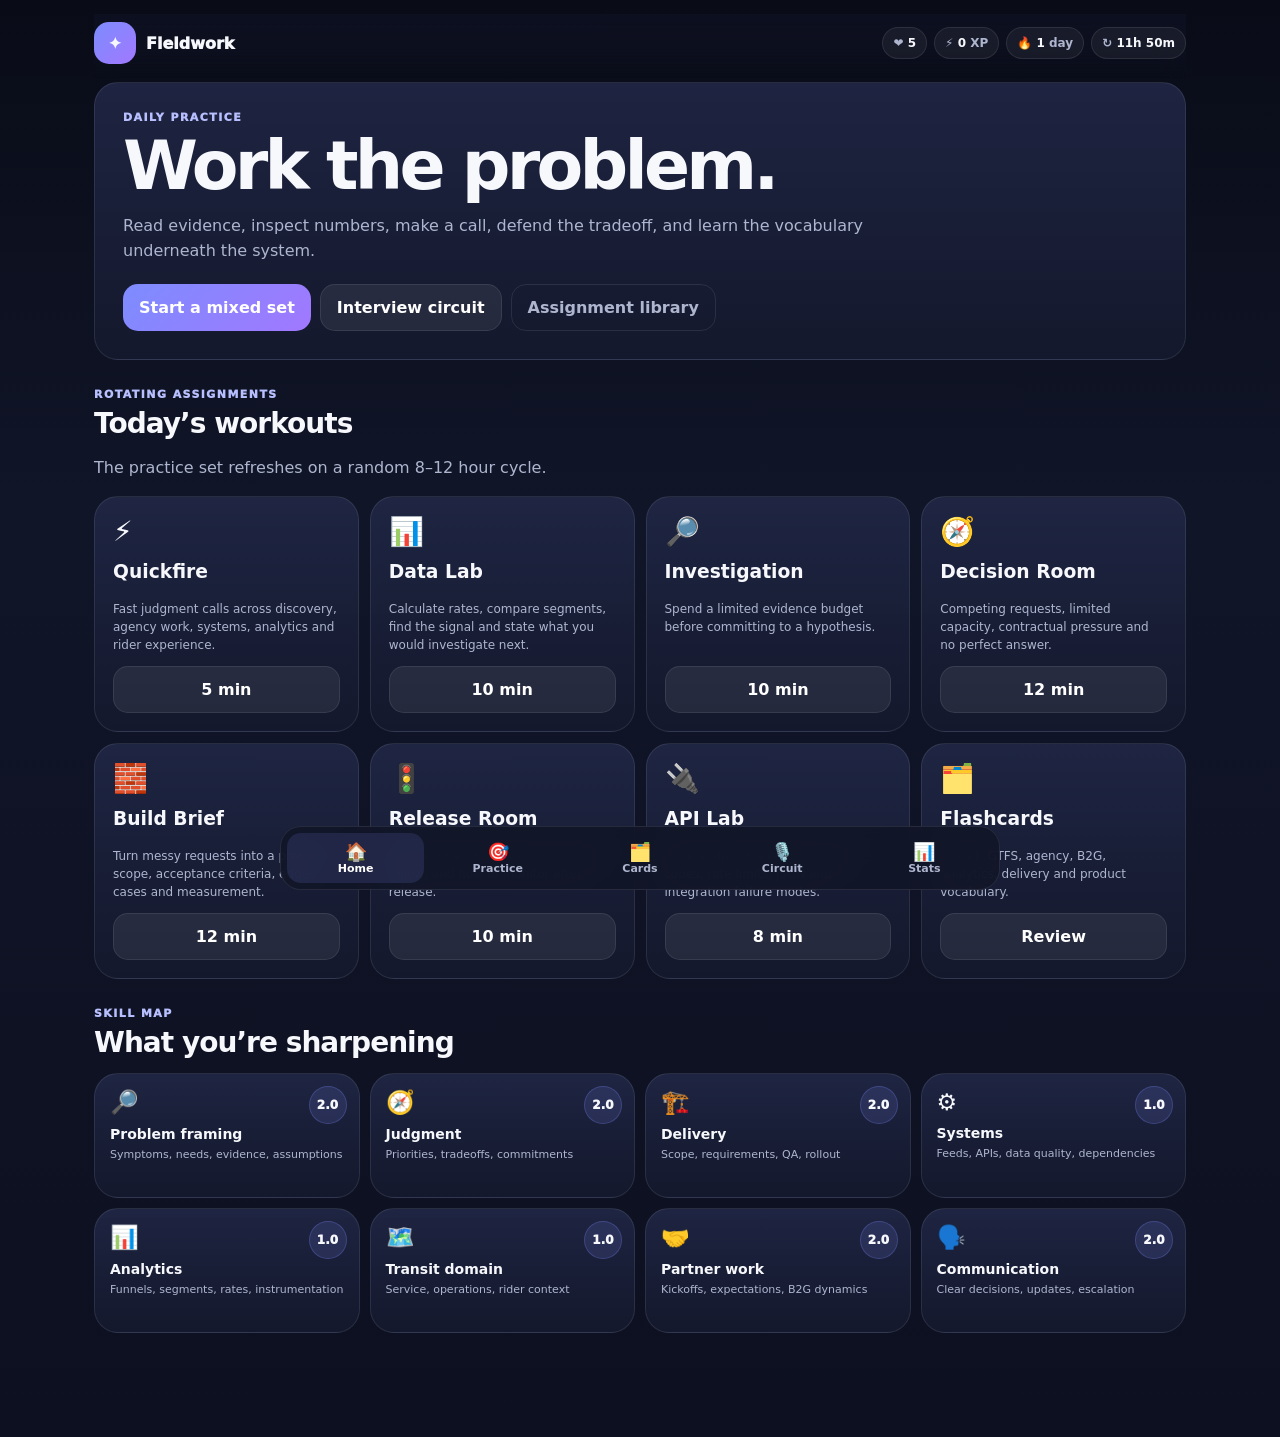
<file: index.html>
<!doctype html>
<html lang="en">
<head>
<meta charset="utf-8">
<meta name="viewport" content="width=device-width,initial-scale=1,viewport-fit=cover">
<meta name="theme-color" content="#0d1020">
<title>Fieldwork</title>
<link rel="stylesheet" href="style.css">
<link rel="stylesheet" href="interview.css">
</head>
<body>
<div class="app">
<header class="top">
  <div class="brand"><div class="logo">✦</div><div>Fieldwork</div></div>
  <div class="mini">
    <div class="pill">❤️ <b id="hearts">5</b></div>
    <div class="pill">⚡ <b id="xp">0</b> XP</div>
    <div class="pill">🔥 <b id="streak">1</b> day</div>
    <div class="pill">↻ <b id="refresh">--</b></div>
  </div>
</header>

<main>
<section id="home" class="view active">
  <div class="card hero">
    <div class="eyebrow">Daily practice</div>
    <h1>Work the problem.</h1>
    <p>Read evidence, inspect numbers, make a call, defend the tradeoff, and learn the vocabulary underneath the system.</p>
    <div class="actions">
      <button class="btn" onclick="startMixed()">Start a mixed set</button>
      <button class="btn secondary" onclick="startInterview()">Interview circuit</button>
      <button class="btn ghost" onclick="go('library')">Assignment library</button>
    </div>
  </div>

  <div class="section">
    <div class="eyebrow">Rotating assignments</div>
    <h2>Today’s workouts</h2>
    <p class="sub">The practice set refreshes on a random 8–12 hour cycle.</p>
    <div class="modes" id="homeModes"></div>
  </div>

  <div class="section">
    <div class="eyebrow">Skill map</div>
    <h2>What you’re sharpening</h2>
    <div class="skills" id="skills"></div>
  </div>
</section>

<section id="library" class="view">
  <div class="section">
    <div class="eyebrow">Assignment library</div>
    <h2>Pick something uncomfortable</h2>
    <div class="modes" id="libraryModes"></div>
    <div class="card mode" style="margin-top:11px;max-width:280px">
      <div class="icon">🎙️</div>
      <h3>Interview Circuit</h3>
      <p>Five progressive rounds: screen, team, manager, take-home and presentation.</p>
      <button class="btn secondary" onclick="startInterview()">Start</button>
    </div>
  </div>
</section>

<section id="quick" class="view">
  <div class="lab">
    <div class="labhead"><button class="btn ghost" onclick="go('home')">← Home</button><div class="tag" id="quickProgress"></div></div>
    <div class="card labcard">
      <div class="eyebrow" id="quickSkill"></div>
      <div class="scenario" id="quickScenario"></div>
      <div class="q" id="quickQ"></div>
      <div class="choices" id="quickChoices"></div>
      <div class="feedback" id="quickFeedback"></div>
      <div class="actions"><button class="btn" id="quickCheck" onclick="checkQuick()" disabled>Check</button><button class="btn secondary" id="quickNext" onclick="nextQuick()" style="display:none">Next</button></div>
    </div>
  </div>
</section>

<section id="data" class="view"><div class="lab"><div class="labhead"><button class="btn ghost" onclick="go('library')">← Library</button><div class="tag">Data Lab</div></div><div class="card labcard" id="dataCard"></div></div></section>
<section id="investigate" class="view"><div class="lab"><div class="labhead"><button class="btn ghost" onclick="go('library')">← Library</button><div class="tag" id="investigateBudget">Evidence picks 0/3</div></div><div class="card labcard" id="investigateCard"></div></div></section>
<section id="decision" class="view"><div class="lab"><div class="labhead"><button class="btn ghost" onclick="go('library')">← Library</button><div class="tag">Decision Room</div></div><div class="card labcard" id="decisionCard"></div></div></section>
<section id="requirements" class="view"><div class="lab"><div class="labhead"><button class="btn ghost" onclick="go('library')">← Library</button><div class="tag">Build Brief</div></div><div class="card labcard" id="requirementsCard"></div></div></section>
<section id="release" class="view"><div class="lab"><div class="labhead"><button class="btn ghost" onclick="go('library')">← Library</button><div class="tag">Release Room</div></div><div class="card labcard" id="releaseCard"></div></div></section>
<section id="api" class="view"><div class="lab"><div class="labhead"><button class="btn ghost" onclick="go('library')">← Library</button><div class="tag">API Lab</div></div><div class="card labcard" id="apiCard"></div></div></section>

<section id="flash" class="view">
  <div class="flashshell">
    <div class="labhead"><button class="btn ghost" onclick="go('library')">← Library</button><div class="tag">Flashcards</div></div>
    <div class="flashcontrols"><select id="deckFilter" onchange="setDeck()"></select><button class="btn secondary" onclick="shuffleDeck()">Shuffle</button></div>
    <div class="deckprogress" id="deckProgress"></div>
    <div class="card flashcard" id="flashcard" onclick="flipCard()"></div>
    <div class="flashactions">
      <button class="btn ghost" onclick="prevCard()">← Previous</button>
      <button class="btn secondary" onclick="markCard(false)">Again</button>
      <button class="btn" onclick="markCard(true)">Got it</button>
      <button class="btn ghost" onclick="nextCard()">Next →</button>
    </div>
  </div>
</section>

<section id="references" class="view">
  <div class="section"><div class="eyebrow">Reference shelf</div><h2>Primary material</h2><p class="sub">Use these when you want to leave the game and inspect the source material directly.</p><div class="refgrid" id="refs"></div></div>
</section>

<section id="interview" class="view">
  <div class="lab">
    <div class="labhead"><button class="btn ghost" onclick="go('home')">← Home</button><div class="tag">Interview Circuit</div></div>
    <div class="card labcard" id="interviewCard"></div>
  </div>
</section>

<section id="stats" class="view">
  <div class="section">
    <div class="eyebrow">Progress</div><h2>Your dashboard</h2>
    <div class="statsgrid">
      <div class="card big"><div class="n" id="bigxp">0</div><strong>TOTAL XP</strong><p class="sub">XP rewards correct calculations, strong evidence choices, developed rationales and completed rounds.</p><button class="btn ghost" onclick="resetAll()">Reset progress</button></div>
      <div class="card mastery" id="mastery"></div>
    </div>
    <div class="card mistakes"><div class="eyebrow">Replay deck</div><h2>Patterns worth revisiting</h2><div id="mistakes"></div></div>
  </div>
</section>
</main>
</div>

<nav class="nav">
  <button data-v="home" class="active" onclick="go('home')"><b>🏠</b>Home</button>
  <button data-v="library" onclick="go('library')"><b>🎯</b>Practice</button>
  <button onclick="startFlashcards()"><b>🗂️</b>Cards</button>
  <button onclick="startInterview()"><b>🎙️</b>Circuit</button>
  <button data-v="stats" onclick="go('stats')"><b>📊</b>Stats</button>
</nav>

<script src="base-data.js"></script>
<script src="scenario-data.js"></script>
<script src="cards-0.js"></script>
<script src="cards-1.js"></script>
<script src="cards-2.js"></script>
<script src="cards-3.js"></script>
<script src="cards-4.js"></script>
<script src="cards-5.js"></script>
<script src="cards-glue.js"></script>
<script src="patch-data.js"></script>
<script src="app-0.js"></script>
<script src="app-1.js"></script>
<script src="app-2.js"></script>
<script src="app-3.js"></script>
<script src="interview-data.js"></script>
<script src="interview-app.js"></script>
</body>
</html>
</file>
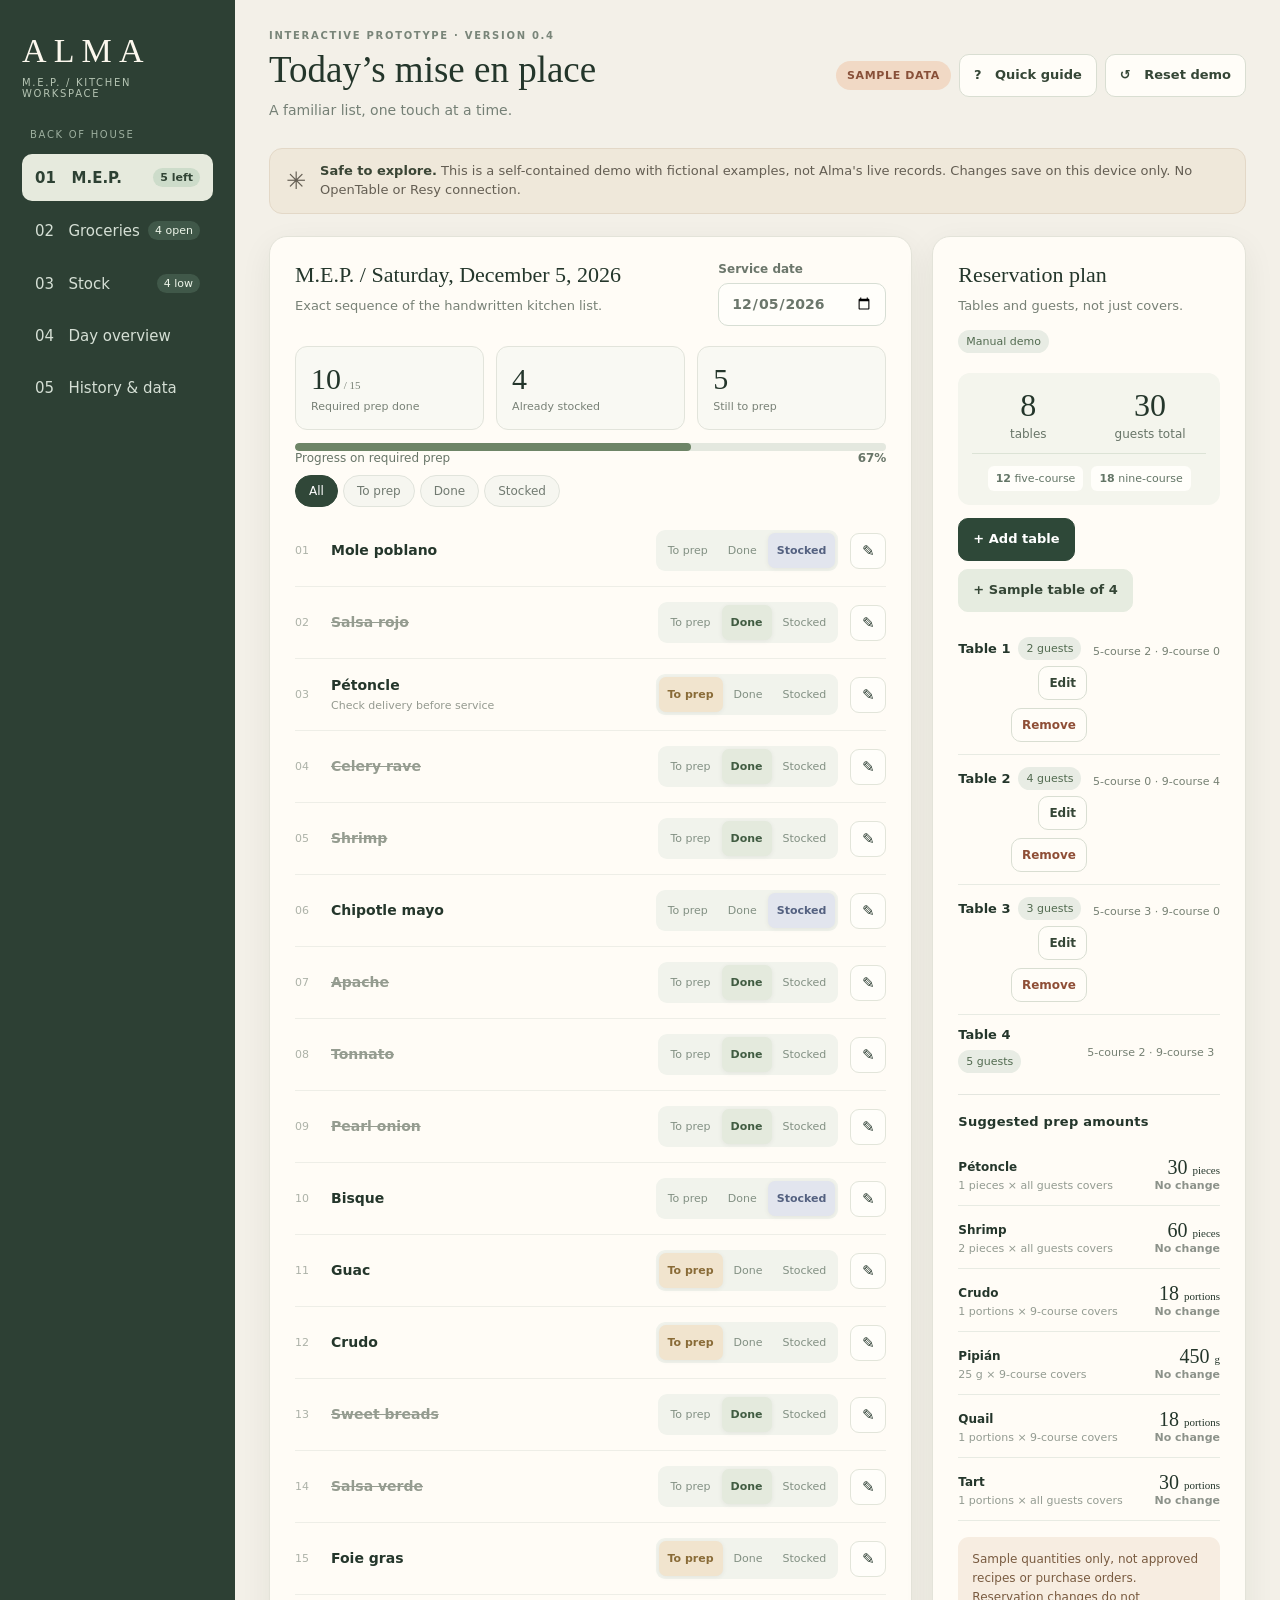
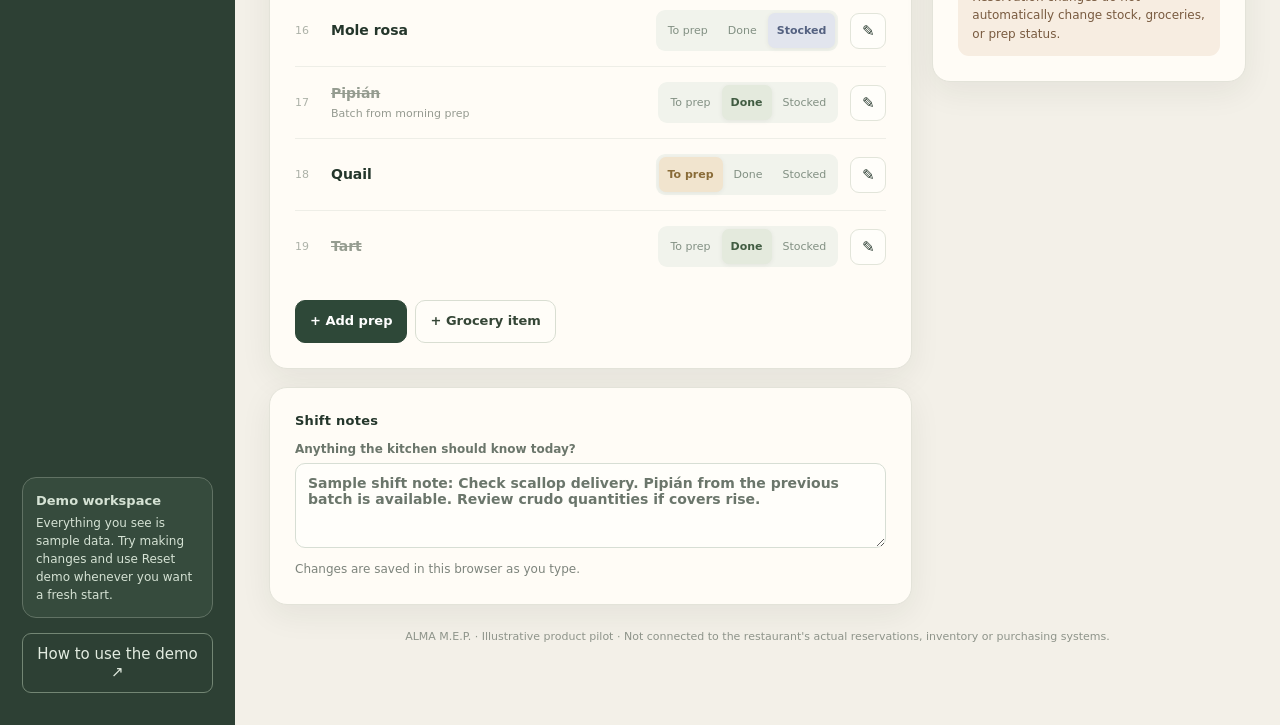
<file: alma-mep-demo/index.html>
<!doctype html>
<html lang="en">
<head>
<meta charset="utf-8">
<meta name="viewport" content="width=device-width, initial-scale=1, viewport-fit=cover">
<meta name="theme-color" content="#f5f1e8">
<meta name="description" content="ALMA M.E.P. interactive demonstration for the chef and kitchen team.">
<title>ALMA M.E.P. | Interactive Kitchen Demo</title>
<style>
:root{--bg:#f3f0e8;--paper:#fffcf6;--ink:#24362b;--sub:#788177;--line:#e2e4db;--dark:#283c30;--olive:#617356;--green:#e5edde;--gold:#f7ecd5;--clay:#ab6a50;--shadow:0 10px 32px #1c332111; font-family:ui-sans-serif,system-ui,-apple-system,BlinkMacSystemFont,"Segoe UI",sans-serif;color:var(--ink);background:var(--bg);font-size:15px}
*{box-sizing:border-box}body{margin:0}button,input,textarea,select{font:inherit;color:inherit}button{cursor:pointer}button:focus-visible,input:focus-visible,textarea:focus-visible,select:focus-visible{outline:3px solid #b1bd92;outline-offset:2px}h1,h2,h3,p{margin-top:0}h1,h2,.display,.metric-big{font-family:Georgia,"Times New Roman",serif;font-weight:400}button:disabled{cursor:default;opacity:.5}
.app{max-width:1510px;min-height:100vh;margin:auto;display:grid;grid-template-columns:235px minmax(0,1fr)}.sidebar{background:#2d4034;color:#e9eee6;padding:32px 22px;display:flex;flex-direction:column;min-height:100vh}.brand{font-family:Georgia,serif;letter-spacing:.21em;font-size:34px;color:#fcf8ee}.brandtag{font-size:10px;letter-spacing:.17em;text-transform:uppercase;color:#b5c4b3;margin:7px 0 30px}.side-label{color:#9daf9f;font-size:10px;letter-spacing:.17em;text-transform:uppercase;margin:0 8px 14px}.side-nav{display:flex;flex-direction:column;gap:6px}.nav-item{border:1px solid transparent;background:transparent;text-align:left;color:#d5dfd5;border-radius:10px;padding:13px 12px;min-height:46px;display:flex;align-items:center;justify-content:space-between;gap:6px}.nav-item:hover{background:#405447}.nav-item.active{background:#e6eadd;color:#2d4133;font-weight:680}.nav-item .count{background:#405849;padding:3px 7px;border-radius:20px;color:#edf5e9;font-size:11px}.nav-item.active .count{background:#cddcca;color:#314435}.side-bottom{margin-top:auto;padding-top:26px}.side-note{border:1px solid #617264;background:#364b3d;border-radius:14px;padding:13px;color:#d5e2d4;font-size:12px;line-height:1.5}.side-note strong{display:block;margin-bottom:4px;font-size:13px}.side-link{display:block;margin-top:15px;border:1px solid #738674;color:#e2ebe0;background:transparent;border-radius:9px;padding:11px;width:100%;text-align:center}
.content{padding:30px 34px 80px;min-width:0}.topbar{display:flex;justify-content:space-between;align-items:center;gap:16px;flex-wrap:wrap;margin-bottom:27px}.eyebrow{text-transform:uppercase;letter-spacing:.17em;font-size:10px;color:#798579;font-weight:720}.page-title{font-family:Georgia,serif;font-size:37px;line-height:1.13;margin:8px 0}.lead{font-size:14px;color:#758076;line-height:1.6;margin-bottom:0}.topactions{display:flex;align-items:center;flex-wrap:wrap;gap:8px}.badge{font-size:11px;font-weight:750;letter-spacing:.06em;text-transform:uppercase;padding:8px 11px;border-radius:30px;background:#f1d9c5;color:#885039}.badge.good{background:#e0e9d7;color:#3d6646}.btn{display:inline-flex;align-items:center;justify-content:center;gap:7px;background:#fffdf8;color:#354636;border:1px solid #d9ded2;min-height:43px;padding:10px 14px;border-radius:10px;font-size:13px;font-weight:650;text-align:center;line-height:1.3}.btn:hover{border-color:#9cad92;background:#fafbf6}.btn.primary{background:#2e4838;color:white;border-color:#2e4838}.btn.primary:hover{background:#405c48}.btn.soft{background:#e6ece0;border-color:#e6ece0}.btn.warn{color:#8e4e36}.btn.small{min-height:34px;font-size:12px;padding:7px 10px}.btn.ghost{background:transparent;border-color:transparent}.btn.wide{width:100%}.field{display:flex;flex-direction:column;gap:7px;min-width:0;font-size:12px;font-weight:650;color:#6b766b}.field input,.field select,.field textarea,.dateinput{background:#fffefa;border:1px solid #d7ded4;border-radius:10px;padding:11px 12px;min-height:43px;width:100%;min-width:0;font-size:14px}.field textarea{min-height:85px;resize:vertical}.field input[type=number]{font-variant-numeric:tabular-nums}.dateinput{width:170px}.sheet{background:var(--paper);border:1px solid #e3e3d9;border-radius:18px;box-shadow:var(--shadow)}.sheet-pad{padding:25px}.sectiontitle{font-size:22px;margin:0 0 8px}.sectionhead{display:flex;justify-content:space-between;align-items:start;gap:15px;flex-wrap:wrap;margin-bottom:20px}.sectionhead p{margin:0;font-size:13px;color:#788176;line-height:1.5}.demo-banner{display:flex;align-items:center;gap:14px;background:#efe8da;border:1px solid #e3d8c7;border-radius:13px;padding:13px 16px;margin-bottom:22px;color:#645e53;font-size:13px;line-height:1.45}.demo-banner strong{color:#3a4535}.layout{display:grid;grid-template-columns:minmax(0,1.6fr) minmax(280px,.78fr);gap:20px}.stack{display:flex;flex-direction:column;gap:18px}.mini-grid{display:grid;grid-template-columns:repeat(3,1fr);gap:12px}.metric{border:1px solid var(--line);background:#f9f9f3;border-radius:12px;padding:15px}.metric .metric-big{font-size:30px;line-height:1.15}.metric small{font-size:11px;color:#788176}.progress{height:8px;border-radius:99px;background:#e4e8df;overflow:hidden;margin-top:13px}.progress .fill{background:#6e8567;height:100%;border-radius:99px;transition:width .2s}.progress-meta{display:flex;justify-content:space-between;align-items:center;color:#687568;font-size:12px}.tabs-in{display:flex;gap:5px;flex-wrap:wrap;margin:10px 0 8px}.tab-chip{border:1px solid #e1e4dc;background:#f6f6f0;border-radius:30px;padding:8px 13px;color:#717a71;font-size:12px}.tab-chip.active{background:#304738;color:white;border-color:#304738}.task{display:grid;grid-template-columns:24px minmax(0,1fr) auto auto;gap:12px;align-items:center;border-bottom:1px solid #eeeee7;padding:15px 0}.task:last-child,.list-row:last-child{border-bottom:none}.taskindex{font-size:11px;color:#adb2a8}.taskname{font-weight:700;line-height:1.4;font-size:14px;overflow-wrap:anywhere}.taskname.done{text-decoration:line-through;color:#959c90}.tasknote{color:#959a90;font-size:11px;margin-top:3px;line-height:1.4}.status-switch{display:flex;background:#f1f3ec;padding:3px;border-radius:9px;gap:2px;white-space:nowrap}.status-switch button{background:transparent;border:0;border-radius:7px;padding:8px 9px;font-size:11px;color:#829083;min-height:35px}.status-switch button.active{background:#e4eadd;color:#415c42;font-weight:750;box-shadow:0 1px 5px #00000010}.status-switch button.active.todo{background:#f1e4ce;color:#896b37}.status-switch button.active.stocked{background:#e2e5ee;color:#546180}.iconbtn{border:1px solid #e2e5da;background:#fffefa;border-radius:9px;min-width:36px;min-height:36px;font-size:15px}.iconbtn:hover{background:#edf1e8}.inputline{display:grid;grid-template-columns:minmax(0,1fr) auto;gap:9px}.inputline input{width:100%;border:1px solid #dbe0d6;border-radius:10px;background:white;padding:12px;min-height:44px}.list-row{display:grid;grid-template-columns:auto minmax(0,1fr) auto;gap:13px;align-items:center;border-bottom:1px solid #eee;padding:14px 0}.check{width:22px;height:22px;accent-color:#4b7354}.struck{color:#939990;text-decoration:line-through}.smallmeta{font-size:11px;color:#939b91;margin-top:4px}.pill{font-size:11px;padding:5px 8px;border-radius:30px;background:#e8ece4;color:#526b50;white-space:nowrap}.pill.low{color:#9b5741;background:#f7e9e0}.pill.stocked{background:#eef0dd;color:#536a43}.muted{color:#7d847c;font-size:12px;line-height:1.55}.mini-section{font-size:13px;font-weight:730;letter-spacing:.02em;margin:0 0 14px}.divider{border:0;border-top:1px solid #e4e6df;margin:19px 0}.formgrid{display:grid;grid-template-columns:repeat(2,minmax(0,1fr));gap:12px}.reservation-totals{display:grid;grid-template-columns:1fr 1fr;gap:10px;text-align:center}.reservation-totals>div{display:flex;flex-direction:column;gap:3px}.reservation-totals strong{font:400 32px Georgia,serif}.reservation-totals span{font-size:12px;color:#687568}.reservation-split{border-top:1px solid #dce3d6;margin-top:12px;padding-top:12px;display:flex;flex-wrap:wrap;gap:8px;justify-content:center;font-size:11px;color:#637566}.reservation-split>span{background:#fffefa;padding:6px 8px;border-radius:6px}.reservation-list{max-height:450px;overflow-y:auto;overscroll-behavior:contain}.reservation-row{padding:12px 0;border-bottom:1px solid #e8ebe3;display:grid;grid-template-columns:minmax(0,1fr) auto;gap:6px;align-items:center}.reservation-row .toolbar{justify-content:flex-end}.reservation-header{display:flex;gap:8px;align-items:center;flex-wrap:wrap;font-size:13px}.reservation-meta{font-size:11px;margin-top:5px;color:#768073}.pending{color:#a06738}.cover-box{background:#f4f5ed;border-radius:12px;padding:14px}.cover-box .field input{font-size:20px;font-weight:600}.total-cover{display:flex;justify-content:space-between;align-items:baseline;margin-top:13px}.total-cover strong{font-size:26px;font-family:Georgia,serif;font-weight:400}.need-row{display:grid;grid-template-columns:minmax(0,1fr) auto;gap:12px;align-items:center;border-bottom:1px solid #e8ebe3;padding:13px 0}.need-row:last-child{border-bottom:0}.number{font-family:Georgia,serif;font-size:20px;font-variant-numeric:tabular-nums}.delta{font-size:11px;font-weight:750;color:#a16240;white-space:nowrap}.delta.zero{color:#8c928a}.alert{border-radius:11px;background:#f7ede1;padding:13px 14px;color:#795b40;font-size:12px;line-height:1.55;margin-top:16px}.plainlist{margin:0;padding-left:17px;color:#58685b;font-size:12px;line-height:1.8}.empty{padding:27px 15px;text-align:center;color:#899087;font-size:13px}.toolbar{display:flex;gap:8px;flex-wrap:wrap;align-items:center}.select-mini{border:1px solid #dfe3da;border-radius:8px;padding:8px;background:white;font-size:12px}.snapshot{display:grid;grid-template-columns:repeat(4,minmax(0,1fr));gap:13px;margin:6px 0 20px}.snapshot .metric{background:var(--paper)}.overview-grid{display:grid;grid-template-columns:repeat(2,minmax(0,1fr));gap:20px}.activity{display:flex;flex-direction:column;gap:11px}.activity-item{display:grid;grid-template-columns:7px minmax(0,1fr);gap:11px;color:#58675a;font-size:12px;line-height:1.5}.activity-item:before{content:'';background:#a4b49d;border-radius:50%;width:7px;height:7px;margin-top:6px}.historyrow{display:flex;align-items:center;justify-content:space-between;gap:13px;padding:15px 0;border-bottom:1px solid #e6e7e0}.historyrow:last-child{border:0}.two-col{display:grid;grid-template-columns:1fr 1fr;gap:11px}.summary-note{background:#f5f3e9;border-radius:12px;padding:13px;font-size:12px;line-height:1.5;color:#647163}.footer{margin-top:24px;text-align:center;font-size:11px;color:#8e948a;line-height:1.5}dialog{border:1px solid #e4e8de;border-radius:17px;padding:0;max-width:min(94vw,530px);width:100%;box-shadow:0 20px 90px #16231a66}dialog::backdrop{background:#2130279c;backdrop-filter:blur(2px)}.modal-body{padding:25px}.modal-body h2{font-size:27px;margin-bottom:5px}.modal-foot{display:flex;justify-content:space-between;align-items:center;flex-wrap:wrap;gap:8px;margin-top:19px}.modal-form{display:flex;flex-direction:column;gap:13px}.toast{position:fixed;z-index:40;bottom:25px;left:50%;transform:translateX(-50%);background:#2b4935;color:white;padding:12px 16px;border-radius:12px;box-shadow:0 10px 30px #1d382740;max-width:90vw;font-size:13px;display:none}.kbd{font-size:11px;padding:2px 5px;background:#f1f2ec;border:1px solid #e3e5dc;border-radius:4px}.tour-step{display:flex;gap:12px;padding:15px 0;border-bottom:1px solid #e9ece4}.tour-step:last-child{border:0}.tour-num{width:28px;height:28px;flex:none;background:#e6edde;border-radius:50%;display:grid;place-items:center;color:#48644b;font-size:12px;font-weight:700}.tour-step strong{display:block;margin-bottom:4px;font-size:13px}.tour-step div:last-child{font-size:12px;color:#6c786d;line-height:1.5}.scroll-x{overflow-x:auto}.right{margin-left:auto}
@media(max-width:1150px){.layout{grid-template-columns:minmax(0,1.4fr) minmax(265px,.8fr)}.content{padding:26px 23px 70px}.task{grid-template-columns:20px minmax(0,1fr) auto;gap:8px}.task .iconbtn{grid-column:3;grid-row:1/3;align-self:start}.task .status-switch{grid-column:2;grid-row:2;justify-self:start}}
@media(max-width:850px){.app{display:block}.sidebar{min-height:unset;padding:13px 17px;display:block}.brand{font-size:24px}.brandtag{display:none}.side-label,.side-bottom{display:none}.side-nav{flex-direction:row;overflow:auto;margin-top:10px}.nav-item{white-space:nowrap;padding:9px 12px;font-size:12px;min-height:40px}.content{padding:21px 18px 65px}.layout{grid-template-columns:1fr}.overview-grid{grid-template-columns:1fr}.snapshot{grid-template-columns:repeat(2,1fr)}.page-title{font-size:32px}}
@media(max-width:500px){.content{padding:17px 12px 50px}.sheet-pad{padding:16px}.topbar{align-items:flex-start;gap:12px}.mini-grid{grid-template-columns:repeat(3,1fr);gap:7px}.metric{padding:10px}.metric .metric-big{font-size:23px}.task{padding:13px 0}.taskname{font-size:13px}.status-switch button{padding:7px 8px;min-height:34px}.snapshot{gap:8px}.formgrid{grid-template-columns:1fr}.page-title{font-size:28px}.sectiontitle{font-size:20px}.dateinput{width:155px}}
@media print{.sidebar,.topactions,.btn,.iconbtn,.footer,dialog,.demo-banner,.tabs-in{display:none!important}.app{display:block}.content{padding:0}.sheet{box-shadow:none}.layout{display:block}.sheet{margin:12px 0}.task .status-switch{display:block}.status-switch button:not(.active){display:none}}
</style>
</head>
<body>
<div class="app">
  <aside class="sidebar" aria-label="App navigation">
    <div class="brand">ALMA</div><div class="brandtag">M.E.P. / Kitchen workspace</div>
    <div class="side-label">Back of house</div>
    <nav class="side-nav" id="navigation">
      <button class="nav-item active" data-tab="prep">01 &nbsp; M.E.P. <span class="count" id="nav-prep"></span></button>
      <button class="nav-item" data-tab="groceries">02 &nbsp; Groceries <span class="count" id="nav-grocery"></span></button>
      <button class="nav-item" data-tab="stock">03 &nbsp; Stock <span class="count" id="nav-stock"></span></button>
      <button class="nav-item" data-tab="overview">04 &nbsp; Day overview</button>
      <button class="nav-item" data-tab="history">05 &nbsp; History & data</button>
    </nav>
    <div class="side-bottom"><div class="side-note"><strong>Demo workspace</strong>Everything you see is sample data. Try making changes and use Reset demo whenever you want a fresh start.</div><button class="side-link" data-action="tour">How to use the demo ↗</button></div>
  </aside>
  <main class="content">
    <div class="topbar"><div><div class="eyebrow">Interactive prototype · Version 0.4</div><h1 class="page-title" id="title">Today's mise en place</h1><p class="lead" id="lead">The kitchen's original daily list, with a little more memory.</p></div><div class="topactions"><span class="badge">Sample data</span><button class="btn" data-action="tour">? &nbsp; Quick guide</button><button class="btn" data-action="reset">↺ &nbsp; Reset demo</button></div></div>
    <div class="demo-banner"><span aria-hidden="true" style="font-size:24px">✳</span><div><strong>Safe to explore.</strong> This is a self-contained demo with fictional examples, not Alma's live records. Changes save on this device only. No OpenTable or Resy connection.</div></div>
    <section id="view" aria-live="polite"></section>
    <footer class="footer">ALMA M.E.P. · Illustrative product pilot · Not connected to the restaurant's actual reservations, inventory or purchasing systems.</footer>
  </main>
</div>
<dialog id="editor"><div class="modal-body"><h2 id="modalTitle">Edit</h2><p class="muted" id="modalSubtitle"></p><form id="editForm" class="modal-form"><div id="modalFields"></div><div class="modal-foot"><button type="button" class="btn warn" id="deleteBtn" hidden>Delete item</button><div class="toolbar right"><button type="button" class="btn" data-action="close-modal">Cancel</button><button type="submit" class="btn primary">Save changes</button></div></div></form></div></dialog>
<dialog id="guide"><div class="modal-body"><div class="eyebrow">3-minute walkthrough</div><h2>Try the kitchen demo</h2><p class="muted">You can click through the entire example without changing any real records. All figures are made up for demonstration.</p><div class="tour-step"><div class="tour-num">1</div><div><strong>M.E.P. · Work through the list</strong>Tap <em>Done</em> when something is prepared, or <em>Stocked</em> when there's enough from an earlier batch. Use Edit to rename or add notes.</div></div><div class="tour-step"><div class="tour-num">2</div><div><strong>Groceries · Add what needs buying</strong>Type a specific ingredient, optional quantity, and check it off when purchased. You can also flag groceries from a prep task.</div></div><div class="tour-step"><div class="tour-num">3</div><div><strong>Stock · Record what's on hand</strong>Use the sample stock counts and edit a quantity. A low-stock tag appears if the count is below the target you set.</div></div><div class="tour-step"><div class="tour-num">4</div><div><strong>Reservations · Manage tables and guests</strong>On M.E.P., add or edit a table reservation. Enter total guests plus optional 5-course and 9-course counts. Undecided guests stay unassigned. Try the sample four-person reservation to see prep estimates update.</div></div><div class="tour-step"><div class="tour-num">5</div><div><strong>Day overview · See what a manager might see</strong>Preview progress, open purchases, stock alerts and changes in one place. Role-based manager access is not built yet.</div></div><div class="tour-step"><div class="tour-num">6</div><div><strong>Reset whenever you like</strong>Press <em>Reset demo</em> to restore the fictional sample data, or export JSON to keep a copy of your edits.</div></div><div class="modal-foot"><span class="muted">No login or setup needed</span><button class="btn primary" data-action="close-guide">Start exploring →</button></div></div></dialog>
<div class="toast" id="toast" role="status"></div>
<script>
(()=>{'use strict';
const KEY='alma_mep_interactive_demo_v04';
const MASTER_NAMES=['Mole poblano','Salsa rojo','Pétoncle','Celery rave','Shrimp','Chipotle mayo','Apache','Tonnato','Pearl onion','Bisque','Guac','Crudo','Sweet breads','Salsa verde','Foie gras','Mole rosa','Pipián','Quail','Tart'];
const demoRules={"Pétoncle":{perCover:1,scope:'both',unit:'pieces'},"Shrimp":{perCover:2,scope:'both',unit:'pieces'},"Crudo":{perCover:1,scope:'nine',unit:'portions'},"Pipián":{perCover:25,scope:'nine',unit:'g'},"Quail":{perCover:1,scope:'nine',unit:'portions'},"Tart":{perCover:1,scope:'both',unit:'portions'}};
const demoStatuses=['stocked','done','todo','done','done','stocked','done','done','done','stocked','todo','todo','done','done','todo','stocked','done','todo','done'];
const yStatuses=['stocked','done','done','done','done','stocked','done','done','done','stocked','done','done','done','done','done','stocked','done','done','done'];
const $=id=>document.getElementById(id);
const uid=()=>Math.random().toString(36).slice(2,9)+Date.now().toString(36);
const esc=s=>String(s??'').replace(/[&<>"']/g,c=>({'&':'&amp;','<':'&lt;','>':'&gt;','"':'&quot;',"'":'&#39;'}[c]));
const localISO=(offset=0)=>{const d=new Date();d.setHours(12,0,0,0);d.setDate(d.getDate()+offset);return `${d.getFullYear()}-${String(d.getMonth()+1).padStart(2,'0')}-${String(d.getDate()).padStart(2,'0')}`};
const prettyDate=d=>new Date(d+'T12:00:00').toLocaleDateString('en-CA',{weekday:'long',month:'long',day:'numeric',year:'numeric'});
const num=n=>Number(n).toLocaleString('en-CA',{maximumFractionDigits:2});
const master=()=>MASTER_NAMES.map((name,i)=>({id:uid(),name,order:i+1,...(demoRules[name]||{perCover:0,scope:'both',unit:'portions'})}));
function baseDay(date,ms,variant='new'){
 const tasks=ms.map(x=>({id:uid(),masterId:x.id,name:x.name,order:x.order,scope:x.scope,perCover:x.perCover,unit:x.unit,note:'',status:'todo'}));
 const d={date,tasks,groceries:[],stock:[],reservations:[],baseline5:0,baseline9:0,notes:'',activity:[]};
 if(variant==='today'){
  tasks.forEach((t,i)=>t.status=demoStatuses[i]);
  tasks.find(t=>t.name==='Pétoncle').note='Check delivery before service';
  tasks.find(t=>t.name==='Pipián').note='Batch from morning prep';
  d.reservations=[
   {id:uid(),table:'Table 1',guests:2,menu5:2,menu9:0,note:''},
   {id:uid(),table:'Table 2',guests:4,menu5:0,menu9:4,note:''},
   {id:uid(),table:'Table 3',guests:3,menu5:3,menu9:0,note:''},
   {id:uid(),table:'Table 4',guests:5,menu5:2,menu9:3,note:'Mixed menus'},
   {id:uid(),table:'Table 5',guests:2,menu5:0,menu9:2,note:''},
   {id:uid(),table:'Table 6',guests:4,menu5:1,menu9:3,note:''},
   {id:uid(),table:'Table 7',guests:6,menu5:4,menu9:2,note:''},
   {id:uid(),table:'Table 8',guests:4,menu5:0,menu9:4,note:''}
  ];d.baseline5=12;d.baseline9=18;
  d.notes='Sample shift note: Check scallop delivery. Pipián from the previous batch is available. Review crudo quantities if covers rise.';
  d.groceries=[
   {id:uid(),name:'Limes',qty:'2',unit:'kg',done:false,note:'For service'},
   {id:uid(),name:'Scallops',qty:'24',unit:'pieces',done:false,note:'Confirm supplier'},
   {id:uid(),name:'Celeriac',qty:'3',unit:'pieces',done:true,note:''},
   {id:uid(),name:'Pumpkin seeds',qty:'1',unit:'kg',done:false,note:'For pipián'},
   {id:uid(),name:'Cream',qty:'1',unit:'L',done:true,note:''},
   {id:uid(),name:'Shrimp',qty:'2',unit:'kg',done:false,note:''}
  ];
  d.stock=[
   {id:uid(),name:'Scallops',category:'Ingredient',qty:14,unit:'pieces',target:30,note:'Sample fresh stock'},
   {id:uid(),name:'Limes',category:'Ingredient',qty:16,unit:'pieces',target:30,note:''},
   {id:uid(),name:'Shrimp',category:'Ingredient',qty:55,unit:'pieces',target:60,note:''},
   {id:uid(),name:'Pipián verde',category:'Prepared M.E.P.',qty:520,unit:'g',target:500,note:'Example usable stock'},
   {id:uid(),name:'Chipotle mayo',category:'Prepared M.E.P.',qty:1.2,unit:'L',target:0.6,note:''},
   {id:uid(),name:'Mole poblano',category:'Prepared M.E.P.',qty:2.1,unit:'kg',target:1.5,note:''},
   {id:uid(),name:'Crudo portions',category:'Prepared M.E.P.',qty:15,unit:'portions',target:18,note:'Sample count'}
  ];
  d.activity=[{id:uid(),time:'09:10',text:'Sample service plan: 12 five-course and 18 nine-course covers'},{id:uid(),time:'09:35',text:'Salsa rojo marked Done'},{id:uid(),time:'10:05',text:'Mole poblano marked Stocked'},{id:uid(),time:'10:25',text:'Scallops added to grocery list'}];
 } else if(variant==='yesterday'){
  tasks.forEach((t,i)=>t.status=yStatuses[i]);
  d.reservations=[
   {id:uid(),table:'Table 1',guests:2,menu5:2,menu9:0,note:''},
   {id:uid(),table:'Table 2',guests:4,menu5:0,menu9:4,note:''},
   {id:uid(),table:'Table 3',guests:2,menu5:2,menu9:0,note:''},
   {id:uid(),table:'Table 4',guests:4,menu5:1,menu9:3,note:''},
   {id:uid(),table:'Table 5',guests:6,menu5:1,menu9:5,note:''},
   {id:uid(),table:'Table 6',guests:4,menu5:0,menu9:4,note:''},
   {id:uid(),table:'Table 7',guests:4,menu5:4,menu9:0,note:''}
  ];d.baseline5=10;d.baseline9=16;
  d.groceries=[{id:uid(),name:'Limes',qty:'1',unit:'kg',done:true,note:''},{id:uid(),name:'Scallops',qty:'18',unit:'pieces',done:true,note:''}];
  d.notes='Sample previous shift: Sauce batches were available. Service completed.';
  d.activity=[{id:uid(),time:'16:10',text:'Sample previous service completed'}];
 }
 return d;
}
function seed(){const ms=master(),today=localISO(),yesterday=localISO(-1);return {schema:4,demo:true,master:ms,activeDate:today,days:{[today]:baseDay(today,ms,'today'),[yesterday]:baseDay(yesterday,ms,'yesterday')}}}
let state;try{state=JSON.parse(localStorage.getItem(KEY));if(!state||state.schema!==4||!state.days||!Array.isArray(state.master))state=seed()}catch(e){state=seed()}
let currentTab='prep',currentFilter='all',editorMode=null,editId=null;
function save(){try{localStorage.setItem(KEY,JSON.stringify(state))}catch(e){toast('Local save unavailable. Use Export JSON to keep a copy.')}}
function getDay(date=state.activeDate){if(!state.days[date]){state.days[date]=baseDay(date,state.master);save()}return state.days[date]}
function log(message){const d=getDay();d.activity.push({id:uid(),time:new Date().toLocaleTimeString('en-CA',{hour:'2-digit',minute:'2-digit',hour12:false}),text:message});if(d.activity.length>100)d.activity.shift()}
function tableTotals(d){const r=Array.isArray(d.reservations)?d.reservations:[];const guests=r.reduce((s,x)=>s+Number(x.guests||0),0),five=r.reduce((s,x)=>s+Number(x.menu5||0),0),nine=r.reduce((s,x)=>s+Number(x.menu9||0),0);return {tables:r.length,guests,five,nine,unassigned:guests-five-nine};}
function nextTableLabel(d){let n=1;const used=new Set(d.reservations.map(r=>r.table.toLowerCase()));while(used.has('table '+n))n++;return 'Table '+n}
function stats(d){const done=d.tasks.filter(t=>t.status==='done').length,stocked=d.tasks.filter(t=>t.status==='stocked').length,total=d.tasks.length,required=total-stocked;return {done,stocked,total,required,remaining:d.tasks.filter(t=>t.status==='todo').length,open:d.groceries.filter(g=>!g.done).length,low:d.stock.filter(s=>s.qty<s.target).length,progress:required?Math.round(done/required*100):100}}
function target(t,c5,c9,totalGuests=c5+c9){const covers=t.scope==='five'?c5:t.scope==='nine'?c9:totalGuests;return Math.round(Number(t.perCover||0)*covers*100)/100}
function basicDate(){return `<label class="field">Service date<input class="dateinput" id="activeDate" type="date" value="${esc(state.activeDate)}"></label>`}
function pageHead(title,sub){$('title').textContent=title;$('lead').textContent=sub}
function panel(body,extra=''){return `<section class="sheet sheet-pad">${body}</section>${extra}`}
function render(){const d=getDay(),s=stats(d),view=$('view');document.querySelectorAll('[data-tab]').forEach(b=>b.classList.toggle('active',b.dataset.tab===currentTab));$('nav-prep').textContent=`${s.remaining} left`;$('nav-grocery').textContent=s.open?`${s.open} open`:'';$('nav-stock').textContent=s.low?`${s.low} low`:'';
 const pages={prep:renderPrep,groceries:renderGroceries,stock:renderStock,overview:renderOverview,history:renderHistory};pages[currentTab](d,s,view)}
function renderPrep(d,s,view){pageHead('Today’s mise en place','A familiar list, one touch at a time.');
 const r=tableTotals(d);
 const filtered=d.tasks.slice().sort((a,b)=>a.order-b.order).filter(t=>currentFilter==='all'||t.status===currentFilter);
 const rows=filtered.map(t=>`<div class="task"><div class="taskindex">${t.order<10?'0':''}${t.order}</div><div><div class="taskname ${t.status==='done'?'done':''}">${esc(t.name)}</div>${t.note?`<div class="tasknote">${esc(t.note)}</div>`:''}</div><div class="status-switch" role="group" aria-label="Status for ${esc(t.name)}">${[['todo','To prep'],['done','Done'],['stocked','Stocked']].map(([v,label])=>`<button type="button" class="${t.status===v?'active '+v:''}" aria-pressed="${t.status===v}" data-action="status" data-id="${t.id}" data-value="${v}">${label}</button>`).join('')}</div><button class="iconbtn" data-action="edit-prep" data-id="${t.id}" title="Edit ${esc(t.name)}" aria-label="Edit ${esc(t.name)}">✎</button></div>`).join('')||`<div class="empty">No preparations in this filter.</div>`;
 const main=panel(`<div class="sectionhead"><div><h2 class="sectiontitle">M.E.P. / ${prettyDate(d.date)}</h2><p>Exact sequence of the handwritten kitchen list.</p></div>${basicDate()}</div><div class="mini-grid"><div class="metric"><div class="metric-big">${s.done}<small> / ${s.required}</small></div><small>Required prep done</small></div><div class="metric"><div class="metric-big">${s.stocked}</div><small>Already stocked</small></div><div class="metric"><div class="metric-big">${s.remaining}</div><small>Still to prep</small></div></div><div class="progress"><div class="fill" style="width:${s.progress}%"></div></div><div class="progress-meta"><span>Progress on required prep</span><b>${s.progress}%</b></div><div class="tabs-in">${[['all','All'],['todo','To prep'],['done','Done'],['stocked','Stocked']].map(([v,label])=>`<button class="tab-chip ${currentFilter===v?'active':''}" data-action="filter" data-value="${v}">${label}</button>`).join('')}</div><div>${rows}</div><div class="toolbar" style="margin-top:18px"><button class="btn primary" data-action="add-prep">+ Add prep</button><button class="btn" data-action="go-grocery">+ Grocery item</button></div>`);
 const reservationRows=d.reservations.map(x=>{const pending=x.guests-x.menu5-x.menu9;return `<div class="reservation-row"><div class="reservation-header"><strong>${esc(x.table)}</strong><span class="pill">${num(x.guests)} ${x.guests===1?'guest':'guests'}</span></div><div class="reservation-meta">5-course ${num(x.menu5)} · 9-course ${num(x.menu9)}${pending?` · <span class="pending">${num(pending)} undecided</span>`:''}</div>${x.note?`<div class="smallmeta">${esc(x.note)}</div>`:''}<div class="toolbar"><button class="btn small" data-action="edit-reservation" data-id="${x.id}">Edit</button><button class="btn small warn" data-action="remove-reservation" data-id="${x.id}" aria-label="Remove ${esc(x.table)}">Remove</button></div></div>`}).join('')||'<div class="empty">No table reservations. Add one below.</div>';
 const plan=panel(`<div class="sectionhead"><div><h2 class="sectiontitle">Reservation plan</h2><p>Tables and guests, not just covers.</p></div><span class="pill">Manual demo</span></div><div class="cover-box"><div class="reservation-totals"><div><strong>${r.tables}</strong><span>tables</span></div><div><strong>${r.guests}</strong><span>guests total</span></div></div><div class="reservation-split"><span><b>${r.five}</b> five-course</span><span><b>${r.nine}</b> nine-course</span>${r.unassigned?`<span class="pending"><b>${r.unassigned}</b> undecided</span>`:''}</div></div><div class="toolbar" style="margin:13px 0 13px"><button class="btn primary" data-action="add-reservation">+ Add table</button><button class="btn soft" data-action="simulate-reservation">+ Sample table of 4</button></div><div class="reservation-list">${reservationRows}</div><hr class="divider"><h3 class="mini-section">Suggested prep amounts</h3>${d.tasks.filter(t=>Number(t.perCover)>0).map(t=>{let v=target(t,r.five,r.nine,r.guests),base=target(t,d.baseline5,d.baseline9),delta=Math.round((v-base)*100)/100;return `<div class="need-row"><div><strong style="font-size:12px">${esc(t.name)}</strong><div class="smallmeta">${t.perCover} ${esc(t.unit)} × ${t.scope==='both'?'all guests':t.scope==='five'?'5-course':'9-course'} covers</div></div><div style="text-align:right"><div class="number">${num(v)} <span style="font-size:11px">${esc(t.unit)}</span></div><div class="delta ${delta===0?'zero':''}">${delta>0?`+${num(delta)} vs original`:delta<0?`${num(delta)} vs original`:'No change'}</div></div></div>`}).join('')||'<div class="empty">Edit any prep item to add a per-cover rule.</div>'}<div class="alert">${r.unassigned?`${num(r.unassigned)} guest(s) have no menu selected yet. Menu-specific prep excludes undecided guests, but common prep includes them. `:''}Sample quantities only, not approved recipes or purchase orders. Reservation changes do not automatically change stock, groceries, or prep status.</div>`);
 const notes=panel(`<h3 class="mini-section">Shift notes</h3><label class="field">Anything the kitchen should know today?<textarea id="shiftNotes" placeholder="Example: waiting on seafood delivery">${esc(d.notes)}</textarea></label><p class="muted" style="margin:12px 0 0">Changes are saved in this browser as you type.</p>`);
 view.innerHTML=`<div class="layout"><div class="stack">${main}${notes}</div><div class="stack">${plan}</div></div>`}
function renderGroceries(d,s,view){pageHead('Grocery list','A separate, simple list for items the chef needs to buy.');const rows=d.groceries.map(g=>`<div class="list-row"><input class="check" type="checkbox" data-action="check-grocery" data-id="${g.id}" aria-label="Mark ${esc(g.name)} purchased" ${g.done?'checked':''}><div><div class="taskname ${g.done?'struck':''}">${esc(g.name)}</div><div class="smallmeta">${[g.qty,g.unit].filter(Boolean).map(esc).join(' ')}${g.note?' · '+esc(g.note):''}</div></div><button class="btn small" data-action="edit-grocery" data-id="${g.id}">Edit</button></div>`).join('')||'<div class="empty">No grocery items yet.</div>';
 const left=panel(`<div class="sectionhead"><div><h2 class="sectiontitle">Purchasing / ${prettyDate(d.date)}</h2><p>${s.open} outstanding · ${d.groceries.filter(g=>g.done).length} purchased</p></div>${basicDate()}</div>${rows}<div class="toolbar" style="margin-top:20px"><button class="btn primary" data-action="add-grocery">+ Add ingredient</button><button class="btn" data-action="copy-grocery">Copy open list</button><button class="btn" data-action="carry-grocery">Copy open items to tomorrow</button></div>`);
 const right=panel(`<h2 class="sectiontitle">How this works</h2><p class="muted">This list is for ingredients, not preparations. For example, “Pipián” belongs on M.E.P.; “pumpkin seeds” can belong on Groceries.</p><div class="summary-note"><strong>Sample shopping plan</strong><p style="margin:8px 0 0">Keep the list short, just like the notepad. Quantities are optional, and a checkmark means purchased.</p></div><hr class="divider"><h3 class="mini-section">What isn't automated yet</h3><ul class="plainlist"><li>Converting recipes into ingredients</li><li>Supplier orders and delivery tracking</li><li>Updating grocery requirements from stock</li></ul>`);
 view.innerHTML=`<div class="layout"><div class="stack">${left}</div><div class="stack">${right}</div></div>`}
function renderStock(d,s,view){pageHead('Stock check','A quick record of ingredients and prepared batches on hand.');const rows=d.stock.map(x=>`<div class="list-row"><span class="pill ${x.qty<x.target?'low':'stocked'}">${x.qty<x.target?'Below target':'In range'}</span><div><div class="taskname">${esc(x.name)}</div><div class="smallmeta">${esc(x.category)} · ${num(x.qty)} ${esc(x.unit)} on hand · target ${num(x.target)} ${esc(x.unit)}${x.note?' · '+esc(x.note):''}</div></div><button class="btn small" data-action="edit-stock" data-id="${x.id}">Edit</button></div>`).join('')||'<div class="empty">No stock checks on this date.</div>';
 const left=panel(`<div class="sectionhead"><div><h2 class="sectiontitle">Stock / ${prettyDate(d.date)}</h2><p>${d.stock.length} items checked · ${s.low} below target</p></div>${basicDate()}</div>${rows}<div class="toolbar" style="margin-top:20px"><button class="btn primary" data-action="add-stock">+ Add stock item</button></div>`);
 const right=panel(`<h2 class="sectiontitle">What counts as stock?</h2><p class="muted">Both raw ingredients and prepared M.E.P. can be recorded here, without pretending the kitchen has an exact inventory system today.</p><div class="summary-note"><strong>Low-stock flags are informational.</strong><p style="margin:8px 0 0">They compare the quantity you enter against a manual target. They do not automatically add groceries or account for ingredient shelf life.</p></div><hr class="divider"><h3 class="mini-section">Examples of two categories</h3><ul class="plainlist"><li><b>Ingredient:</b> scallops, shrimp, limes</li><li><b>Prepared M.E.P.:</b> mole, pipián, chipotle mayo</li></ul>`);
 view.innerHTML=`<div class="layout"><div class="stack">${left}</div><div class="stack">${right}</div></div>`}
function renderOverview(d,s,view){pageHead('Day overview','A preview of how the chef or manager could check progress without opening every list.');
 const low=d.stock.filter(x=>x.qty<x.target),open=d.groceries.filter(x=>!x.done),r=tableTotals(d);
 const cards=`<div class="snapshot"><div class="metric"><div class="metric-big">${s.progress}%</div><small>Required prep complete</small></div><div class="metric"><div class="metric-big">${s.remaining}</div><small>Prep items remaining</small></div><div class="metric"><div class="metric-big">${s.open}</div><small>Groceries outstanding</small></div><div class="metric"><div class="metric-big">${s.low}</div><small>Stock alerts</small></div></div>`;
 const left=panel(`<div class="sectionhead"><div><h2 class="sectiontitle">Kitchen status</h2><p>${prettyDate(d.date)} · ${r.tables} tables · ${r.guests} expected guests (${r.five} five-course / ${r.nine} nine-course${r.unassigned?` / ${r.unassigned} undecided`:``})</p></div>${basicDate()}</div>${cards}<h3 class="mini-section">Prep still open</h3>${d.tasks.filter(x=>x.status==='todo').map(x=>`<div class="need-row"><span class="taskname">${esc(x.name)}</span><span class="pill low">To prep</span></div>`).join('')||'<p class="muted">Nothing outstanding.</p>'}<hr class="divider"><h3 class="mini-section">Purchasing still open</h3>${open.map(x=>`<div class="need-row"><span class="taskname">${esc(x.name)}</span><span class="muted">${esc(x.qty)} ${esc(x.unit)}</span></div>`).join('')||'<p class="muted">No open groceries.</p>'}`);
 const right=panel(`<h2 class="sectiontitle">Stock to review</h2>${low.map(x=>`<div class="need-row"><div><div class="taskname">${esc(x.name)}</div><div class="smallmeta">${esc(x.category)}</div></div><div style="text-align:right"><div class="pill low">Low</div><div class="smallmeta">${num(x.qty)} / ${num(x.target)} ${esc(x.unit)}</div></div></div>`).join('')||'<p class="muted">All recorded items meet their targets.</p>'}<hr class="divider"><h3 class="mini-section">Today's notes</h3><p class="muted">${esc(d.notes)||'No notes added.'}</p><hr class="divider"><h3 class="mini-section">Recent activity</h3><div class="activity">${d.activity.slice(-6).reverse().map(a=>`<div class="activity-item"><span>${esc(a.time)} · ${esc(a.text)}</span></div>`).join('')||'<div class="muted">Nothing logged yet.</div>'}</div><div class="alert">Manager view concept only. There are no user accounts, roles, alerts, or live updates from other devices in this demo.</div>`);
 view.innerHTML=`<div class="stack">${left}<div class="overview-grid">${right}</div></div>`}
function renderHistory(d,s,view){pageHead('History & data','Visit earlier service days and export what you have recorded.');const rows=Object.values(state.days).sort((a,b)=>b.date.localeCompare(a.date)).map(x=>{const z=stats(x);return `<div class="historyrow"><div><div class="taskname">${prettyDate(x.date)}</div><div class="smallmeta">${z.done}/${z.required} required prep done · ${z.stocked} stocked · ${tableTotals(x).tables} tables / ${tableTotals(x).guests} guests · ${z.open} open groceries · ${z.low} low stock</div></div><button class="btn small" data-action="open-date" data-id="${x.date}">Open day →</button></div>`}).join('');
 const left=panel(`<div class="sectionhead"><div><h2 class="sectiontitle">Recorded days</h2><p>Click a day to review or edit its records.</p></div>${basicDate()}</div>${rows}<div class="toolbar" style="margin-top:19px"><button class="btn primary" data-action="export-csv">Export prep CSV</button><button class="btn" data-action="export-reservations">Export tables CSV</button><button class="btn" data-action="export-json">Backup JSON</button><button class="btn" data-action="import-json">Restore JSON</button><input id="jsonFile" type="file" accept=".json,application/json" style="display:none"></div>`);
 const right=panel(`<h2 class="sectiontitle">For the pilot</h2><p class="muted">History helps you see what was prepared, already stocked, purchased, and flagged over time.</p><div class="summary-note">This local demo is not a shared kitchen database. Exports can be used to test the kind of records you'd collect before building a proper backend.</div><hr class="divider"><h3 class="mini-section">What would come next?</h3><ul class="plainlist"><li>Cloud sync across kitchen iPads</li><li>Separate manager permissions</li><li>Approved reservation integration</li><li>Actual production quantities and waste reasons</li></ul>`);
 view.innerHTML=`<div class="layout"><div>${left}</div><div>${right}</div></div>`}
function toast(message){const t=$('toast');t.textContent=message;t.style.display='block';clearTimeout(toast.timer);toast.timer=setTimeout(()=>t.style.display='none',2700)}
function nav(tab){currentTab=tab;render();window.scrollTo({top:0,behavior:'smooth'})}
function fields(kind,item){if(kind==='prep')return `<label class="field">Prep name<input name="name" maxlength="100" required value="${esc(item?.name||'')}"></label><label class="field">Note (optional)<textarea name="note" maxlength="400" placeholder="Short kitchen note">${esc(item?.note||'')}</textarea></label><div class="formgrid"><label class="field">Menu applicability<select name="scope"><option value="both" ${item?.scope==='both'?'selected':''}>Both menus</option><option value="five" ${item?.scope==='five'?'selected':''}>5-course only</option><option value="nine" ${item?.scope==='nine'?'selected':''}>9-course only</option></select></label><label class="field">Per-cover amount (0 = off)<input name="perCover" type="number" min="0" step="any" value="${esc(item?.perCover??0)}"></label></div><label class="field">Quantity unit<input name="unit" maxlength="30" value="${esc(item?.unit||'portions')}"></label><div class="muted">These example recipe rules are for the reservation demo only. Ask the chef before using them for real production.</div><label style="display:flex;gap:8px;align-items:center;font-size:12px;color:#5d6c5d"><input type="checkbox" name="saveMaster" style="width:18px;height:18px"> Apply prep name and quantity rule to future dates too</label>`;
 if(kind==='grocery')return `<label class="field">Ingredient name<input name="name" required maxlength="100" value="${esc(item?.name||'')}"></label><div class="formgrid"><label class="field">Quantity (optional)<input name="qty" maxlength="30" placeholder="2" value="${esc(item?.qty||'')}"></label><label class="field">Unit (optional)<input name="unit" maxlength="25" placeholder="kg, pieces, L..." value="${esc(item?.unit||'')}"></label></div><label class="field">Note (optional)<textarea name="note" maxlength="400">${esc(item?.note||'')}</textarea></label>`;
 if(kind==='reservation')return `<label class="field">Table / reservation label<input name="name" required maxlength="70" value="${esc(item?.table||nextTableLabel(getDay()))}" placeholder="Table 9"></label><label class="field">Total people at this table<input name="guests" type="number" min="1" step="1" required value="${esc(item?.guests??2)}"></label><div class="formgrid"><label class="field">5-course guests<input name="menu5" type="number" min="0" step="1" required value="${esc(item?.menu5??0)}"></label><label class="field">9-course guests<input name="menu9" type="number" min="0" step="1" required value="${esc(item?.menu9??0)}"></label></div><p class="muted" style="margin:0">The two menu counts cannot exceed the number of people at the table. Any remaining people are shown as undecided.</p><label class="field">Note (optional)<textarea name="note" maxlength="400" placeholder="Example: mixed menus">${esc(item?.note||'')}</textarea></label>`;
 if(kind==='stock')return `<label class="field">Item name<input name="name" required maxlength="100" value="${esc(item?.name||'')}"></label><label class="field">Category<select name="category"><option value="Ingredient" ${item?.category==='Ingredient'?'selected':''}>Ingredient</option><option value="Prepared M.E.P." ${item?.category==='Prepared M.E.P.'?'selected':''}>Prepared M.E.P.</option></select></label><div class="formgrid"><label class="field">Quantity on hand<input name="qty" type="number" min="0" step="any" required value="${esc(item?.qty??0)}"></label><label class="field">Target / minimum<input name="target" type="number" min="0" step="any" required value="${esc(item?.target??0)}"></label></div><label class="field">Unit<input name="unit" maxlength="25" required value="${esc(item?.unit||'pieces')}"></label><label class="field">Note (optional)<textarea name="note" maxlength="400">${esc(item?.note||'')}</textarea></label>`;return ''}
function openEditor(kind,id){const d=getDay(),k=kind==='prep'?'tasks':kind==='grocery'?'groceries':kind==='reservation'?'reservations':'stock';const item=id?d[k].find(x=>x.id===id):null;if(id&&!item)return;editorMode=kind;editId=id||null;$('modalTitle').textContent=(id?'Edit ':'Add ')+({prep:'M.E.P. item',grocery:'grocery item',stock:'stock item',reservation:'table reservation'}[kind]);$('modalSubtitle').textContent=id?'Modify this service day. Changes save locally.':'Add a new record for this service day.';$('modalFields').innerHTML=fields(kind,item);$('deleteBtn').hidden=!id;$('editor').showModal()}
function closeDialog(){if($('editor').open)$('editor').close()}
$('editForm').addEventListener('submit',e=>{e.preventDefault();const d=getDay(),form=new FormData(e.currentTarget),kind=editorMode,k=kind==='prep'?'tasks':kind==='grocery'?'groceries':kind==='reservation'?'reservations':'stock',existing=editId?d[k].find(x=>x.id===editId):null,name=String(form.get('name')||'').trim();if(!name)return;
 if(kind==='prep'){const scope=String(form.get('scope')),perCover=Number(form.get('perCover')||0),unit=String(form.get('unit')||'portions').trim()||'portions',note=String(form.get('note')||'').trim();if(!Number.isFinite(perCover)||perCover<0){toast('Enter a valid per-cover amount');return}const patch={name,scope,perCover,unit,note};if(existing)Object.assign(existing,patch);else d.tasks.push({id:uid(),masterId:null,order:d.tasks.reduce((max,t)=>Math.max(max,t.order),0)+1,status:'todo',...patch});if(form.get('saveMaster')==='on'){let current=existing||d.tasks[d.tasks.length-1];let m=state.master.find(x=>x.id===current.masterId);if(!m){m={id:uid(),order:state.master.reduce((max,t)=>Math.max(max,t.order),0)+1};state.master.push(m);current.masterId=m.id}Object.assign(m,{name,scope,perCover,unit})}log(`${name} ${editId?'edited':'added'} on M.E.P.`)}
 if(kind==='grocery'){const patch={name,qty:String(form.get('qty')||'').trim(),unit:String(form.get('unit')||'').trim(),note:String(form.get('note')||'').trim()};if(existing)Object.assign(existing,patch);else d.groceries.push({id:uid(),done:false,...patch});log(`${name} ${editId?'updated':'added'} on Groceries`)}
 if(kind==='reservation'){
  const guests=Number(form.get('guests')),menu5=Number(form.get('menu5')),menu9=Number(form.get('menu9'));
  if(![guests,menu5,menu9].every(Number.isInteger)||guests<1||menu5<0||menu9<0||menu5+menu9>guests){toast('Menu counts must add up to no more than the table guest count');return}
  if(d.reservations.some(x=>x.id!==editId&&x.table.trim().toLowerCase()===name.toLowerCase())){toast('This table label already exists');return}
  const patch={table:name,guests,menu5,menu9,note:String(form.get('note')||'').trim()};
  if(existing)Object.assign(existing,patch);else d.reservations.push({id:uid(),...patch});
  log(`${name} ${editId?'updated':'added'}: ${guests} guests (${menu5} five-course / ${menu9} nine-course)`);
 }
 if(kind==='stock'){const qty=Number(form.get('qty')),target=Number(form.get('target'));if(!Number.isFinite(qty)||qty<0||!Number.isFinite(target)||target<0){toast('Enter valid quantities');return}const patch={name,category:String(form.get('category')),qty,target,unit:String(form.get('unit')||'').trim(),note:String(form.get('note')||'').trim()};if(!patch.unit){toast('Add a unit');return}if(existing)Object.assign(existing,patch);else d.stock.push({id:uid(),...patch});log(`${name} stock ${editId?'updated':'added'}`)}
 save();closeDialog();render();toast('Saved to this demo');});
$('deleteBtn').addEventListener('click',()=>{const k=editorMode==='prep'?'tasks':editorMode==='grocery'?'groceries':editorMode==='reservation'?'reservations':'stock';if(!editId||!confirm('Delete this item from the selected service date?'))return;const d=getDay(),i=d[k].findIndex(x=>x.id===editId);if(i>=0){const name=d[k][i].name||d[k][i].table;d[k].splice(i,1);log(`${name} removed`);save();closeDialog();render()}});
function fileDownload(name,data,type){const blob=new Blob([data],{type}),url=URL.createObjectURL(blob),a=document.createElement('a');a.href=url;a.download=name;document.body.append(a);a.click();a.remove();setTimeout(()=>URL.revokeObjectURL(url),2000)}
function exportCsv(){const rows=[['date','menu_order','prep_item','status','menu_scope','amount_per_cover','unit','note','tables','total_guests','covers_five','covers_nine','unassigned_guests']];Object.values(state.days).forEach(d=>d.tasks.forEach(t=>rows.push([d.date,t.order,t.name,t.status,t.scope,t.perCover,t.unit,t.note,tableTotals(d).tables,tableTotals(d).guests,tableTotals(d).five,tableTotals(d).nine,tableTotals(d).unassigned])));fileDownload('alma-demo-prep.csv',rows.map(r=>r.map(v=>'"'+String(v??'').replaceAll('"','""')+'"').join(',')).join('\r\n'),'text/csv;charset=utf-8')}
function exportReservationCsv(){const rows=[['date','table','guests','five_course','nine_course','undecided','notes']];Object.values(state.days).forEach(d=>d.reservations.forEach(x=>rows.push([d.date,x.table,x.guests,x.menu5,x.menu9,x.guests-x.menu5-x.menu9,x.note])));fileDownload('alma-demo-reservations.csv',rows.map(r=>r.map(v=>'"'+String(v??'').replaceAll('"','""')+'"').join(',')).join('\r\n'),'text/csv;charset=utf-8')}
function nextDate(date){const d=new Date(date+'T12:00:00');d.setDate(d.getDate()+1);return `${d.getFullYear()}-${String(d.getMonth()+1).padStart(2,'0')}-${String(d.getDate()).padStart(2,'0')}`}
function action(act,id,value){const d=getDay();switch(act){case 'tour':$('guide').showModal();break;case 'close-guide':$('guide').close();break;case 'close-modal':closeDialog();break;case 'reset':if(confirm('Reset the entire demo to its original fictional data? This will erase your edits in THIS demo browser only.')){state=seed();currentTab='prep';currentFilter='all';save();render();toast('Demo reset to sample data')}break;
 case 'status':{const t=d.tasks.find(x=>x.id===id);if(t&&t.status!==value){t.status=value;log(`${t.name} marked ${value==='todo'?'To prep':value==='done'?'Done':'Stocked'}`);save();render()}break}
 case 'filter':currentFilter=value;render();break;case 'add-prep':openEditor('prep');break;case 'edit-prep':openEditor('prep',id);break;
 case 'add-grocery':openEditor('grocery');break;case 'edit-grocery':openEditor('grocery',id);break;
 case 'add-stock':openEditor('stock');break;case 'edit-stock':openEditor('stock',id);break;case 'add-reservation':openEditor('reservation');break;case 'edit-reservation':openEditor('reservation',id);break;case 'remove-reservation':{const r=d.reservations.find(x=>x.id===id);if(r&&confirm('Remove '+r.table+' from this service date?')){d.reservations=d.reservations.filter(x=>x.id!==id);log(r.table+' reservation removed');save();render()}break}
 case 'go-grocery':nav('groceries');openEditor('grocery');break;
 case 'simulate-reservation':{const label=nextTableLabel(d);d.reservations.push({id:uid(),table:label,guests:4,menu5:0,menu9:4,note:'Demo: new reservation'});log(`${label} added: 4 nine-course guests (demo)`);save();render();toast('New 4-person table added. Prep estimates updated.');break}
 case 'copy-grocery':{const text=d.groceries.filter(x=>!x.done).map(x=>`☐ ${x.name}${x.qty?' · '+x.qty:''}${x.unit?' '+x.unit:''}`).join('\n')||'No outstanding groceries';if(navigator.clipboard&&navigator.clipboard.writeText)navigator.clipboard.writeText(text).then(()=>toast('Grocery list copied'),()=>prompt('Copy the list:',text));else prompt('Copy the list:',text);break}
 case 'carry-grocery':{const date=nextDate(d.date),dest=getDay(date);let n=0;for(const g of d.groceries.filter(x=>!x.done)){if(!dest.groceries.some(x=>!x.done&&x.name.toLowerCase()===g.name.toLowerCase())){dest.groceries.push({...g,id:uid(),done:false});n++}}log(`Copied ${n} open groceries to ${date}`);save();render();toast(`${n} items copied to tomorrow`);break}
 case 'open-date':state.activeDate=id;currentTab='prep';save();render();break;
 case 'export-csv':exportCsv();toast('Prep CSV exported');break;case 'export-reservations':exportReservationCsv();toast('Table reservations CSV exported');break;case 'export-json':fileDownload('alma-demo-backup.json',JSON.stringify(state,null,2),'application/json');toast('JSON backup exported');break;
 case 'import-json':{const input=$('jsonFile');if(input)input.click();break}
 default:break}}
document.addEventListener('click',e=>{const navEl=e.target.closest('[data-tab]');if(navEl){nav(navEl.dataset.tab);return}const b=e.target.closest('[data-action]');if(b){e.preventDefault();action(b.dataset.action,b.dataset.id,b.dataset.value)}});
document.addEventListener('change',e=>{const target=e.target,d=getDay();if(target.id==='activeDate'){if(/^\d{4}-\d{2}-\d{2}$/.test(target.value)){state.activeDate=target.value;getDay();save();render()}return}
 if(target.dataset.action==='check-grocery'){const g=d.groceries.find(x=>x.id===target.dataset.id);if(g){g.done=target.checked;log(`${g.name} ${g.done?'marked purchased':'marked not purchased'}`);save();render()}return}
 if(target.id==='jsonFile'&&target.files?.length){const file=target.files[0];file.text().then(raw=>{const x=JSON.parse(raw);if(x.schema!==4||!x.days||!Array.isArray(x.master)||!Object.values(x.days).every(d=>Array.isArray(d.tasks)&&Array.isArray(d.groceries)&&Array.isArray(d.stock)&&Array.isArray(d.reservations)))throw Error('Not a compatible Alma demo backup');if(confirm('Replace current demo records with this backup?')){state=x;save();render();toast('Backup restored')}}).catch(err=>alert('Could not restore: '+err.message));target.value='';return}});
document.addEventListener('input',e=>{if(e.target.id==='shiftNotes'){getDay().notes=e.target.value;save()}});
$('guide').addEventListener('click',e=>{if(e.target===$('guide'))$('guide').close()});$('editor').addEventListener('click',e=>{if(e.target===$('editor'))$('editor').close()});
getDay();save();render();
})();
</script>
</body></html>
</file>
<file: style.css>
:root{--bg:#0d1020;--panel:#181d34;--text:#f7f8fc;--muted:#aeb6cf;--accent:#7d8cff;--accent2:#a178ff;--good:#46d7a7;--warn:#ffc857;--bad:#ff7180;--line:rgba(255,255,255,.09)}*{box-sizing:border-box}html{scroll-behavior:smooth}body{margin:0;background:linear-gradient(180deg,#090c17,#101528 35%,#0d1020);color:var(--text);font-family:Inter,ui-sans-serif,system-ui,-apple-system,BlinkMacSystemFont,"Segoe UI",sans-serif;min-height:100vh}button,input,textarea,select{font:inherit}.app{max-width:1120px;margin:auto;padding:14px 14px 104px}.top{position:sticky;top:0;z-index:8;display:flex;align-items:center;justify-content:space-between;gap:12px;padding:8px 0 14px;background:linear-gradient(180deg,rgba(13,16,32,.97),rgba(13,16,32,.82),transparent);backdrop-filter:blur(12px)}.brand{display:flex;align-items:center;gap:10px;font-weight:950}.logo{width:42px;height:42px;border-radius:15px;background:linear-gradient(135deg,var(--accent),var(--accent2));display:grid;place-items:center}.mini{display:flex;gap:7px;flex-wrap:wrap;justify-content:flex-end}.pill,.tag{padding:8px 10px;border:1px solid var(--line);background:rgba(255,255,255,.05);border-radius:99px;color:var(--muted);font-size:12px;font-weight:850}.pill b{color:var(--text)}.view{display:none}.view.active{display:block}.card{background:linear-gradient(180deg,rgba(32,38,68,.94),rgba(20,25,45,.97));border:1px solid var(--line);border-radius:24px}.hero{padding:28px;margin-top:4px}.eyebrow{text-transform:uppercase;letter-spacing:.13em;color:#b7bfff;font-size:11px;font-weight:950}.hero h1{font-size:clamp(38px,8vw,68px);line-height:.94;letter-spacing:-.055em;margin:10px 0 16px;max-width:760px}.hero p,.sub{color:var(--muted);line-height:1.55}.hero p{max-width:760px}.actions{display:flex;gap:9px;flex-wrap:wrap;margin-top:20px}.btn{border:0;color:white;background:linear-gradient(135deg,var(--accent),var(--accent2));padding:13px 16px;border-radius:15px;font-weight:900;cursor:pointer}.btn.secondary{background:rgba(255,255,255,.07);border:1px solid var(--line)}.btn.ghost{background:transparent;border:1px solid var(--line);color:var(--muted)}.btn:disabled{opacity:.4;cursor:not-allowed}.section{margin-top:28px}.section h2{font-size:28px;letter-spacing:-.035em;margin:6px 0}.modes{display:grid;grid-template-columns:repeat(4,1fr);gap:11px;margin-top:14px}.mode{padding:18px;min-height:205px;display:flex;flex-direction:column}.mode .icon{font-size:28px}.mode h3{margin:13px 0 6px}.mode p{font-size:12px;color:var(--muted);line-height:1.5;flex:1}.skills{display:grid;grid-template-columns:repeat(4,1fr);gap:10px;margin-top:14px}.skill{padding:15px;position:relative;min-height:125px}.skill .icon{font-size:23px;margin-bottom:10px}.skill h3{font-size:14px;margin:0 42px 5px 0}.skill p{font-size:11px;color:var(--muted);line-height:1.4;margin:0}.score{position:absolute;right:12px;top:12px;width:38px;height:38px;border-radius:50%;display:grid;place-items:center;background:rgba(125,140,255,.14);border:1px solid rgba(125,140,255,.25);font-size:12px;font-weight:950}.lab{max-width:920px;margin:8px auto}.labhead{display:flex;align-items:center;justify-content:space-between;gap:10px;margin-bottom:10px}.labcard{padding:24px}.scenario{margin:15px 0 18px;padding:14px;border-left:3px solid var(--accent);background:rgba(125,140,255,.08);border-radius:0 14px 14px 0;line-height:1.5;color:#dce1ef}.q{font-size:23px;font-weight:950;line-height:1.22;letter-spacing:-.025em;margin:10px 0}.datawrap{overflow-x:auto;border:1px solid var(--line);border-radius:15px;margin:14px 0}.datatable{width:100%;border-collapse:collapse;min-width:650px}.datatable th,.datatable td{padding:11px 12px;border-bottom:1px solid var(--line);font-size:12px;text-align:right}.datatable th:first-child,.datatable td:first-child{text-align:left}.datatable th{color:#c7cdf5;background:rgba(255,255,255,.05)}.datatable tr:last-child td{border-bottom:0}.prompt{padding:15px 0;border-top:1px solid var(--line)}.prompt:first-of-type{border-top:0}.prompt label{display:block;font-weight:900;margin-bottom:8px;line-height:1.4}.field,textarea,select{width:100%;background:rgba(255,255,255,.045);border:1px solid var(--line);border-radius:13px;color:var(--text);padding:12px;outline:none}.field{max-width:240px}.field:focus,textarea:focus,select:focus{border-color:rgba(125,140,255,.7)}textarea{min-height:110px;resize:vertical;line-height:1.5}.choices{display:grid;gap:8px}.choice{border:1px solid var(--line);background:rgba(255,255,255,.045);color:var(--text);text-align:left;padding:12px;border-radius:13px;font-weight:800;cursor:pointer}.choice.sel{outline:2px solid var(--accent);background:rgba(125,140,255,.12)}.choice.good{outline:2px solid var(--good);background:rgba(70,215,167,.08)}.choice.bad{outline:2px solid var(--bad);background:rgba(255,113,128,.08)}.feedback{display:none;margin-top:14px;padding:16px;border-radius:15px;background:rgba(255,255,255,.05);border:1px solid var(--line);line-height:1.5}.feedback.show{display:block}.feedback p,.feedback li{font-size:13px;color:var(--muted)}.feedback ul{padding-left:20px}.evidence{display:grid;grid-template-columns:repeat(2,1fr);gap:9px;margin:14px 0}.evidence button{padding:13px;border-radius:14px;border:1px solid var(--line);background:rgba(255,255,255,.045);color:var(--text);text-align:left;cursor:pointer}.evidence button b{display:block;margin-bottom:4px}.evidence button span{font-size:11px;color:var(--muted);line-height:1.4}.evidence button.sel{outline:2px solid var(--accent);background:rgba(125,140,255,.12)}.budget{display:flex;gap:8px;align-items:center;flex-wrap:wrap;margin:10px 0}.statsgrid{display:grid;grid-template-columns:.8fr 1.2fr;gap:12px}.big,.mastery,.mistakes{padding:22px}.big{text-align:center}.big .n{font-size:58px;font-weight:950;letter-spacing:-.06em}.row{display:grid;grid-template-columns:135px 1fr 36px;gap:9px;align-items:center;margin:12px 0}.row span{font-size:12px;font-weight:850}.bar{height:8px;background:rgba(255,255,255,.07);border-radius:99px;overflow:hidden}.bar i{display:block;height:100%;background:linear-gradient(90deg,var(--accent),var(--accent2))}.mistake{padding:12px 0;border-top:1px solid var(--line)}.mistake:first-child{border-top:0}.mistake p{margin:5px 0 0;color:var(--muted);font-size:12px}.nav{position:fixed;bottom:10px;left:50%;transform:translateX(-50%);z-index:10;width:min(720px,calc(100% - 20px));padding:6px;display:grid;grid-template-columns:repeat(5,1fr);gap:5px;background:rgba(18,22,40,.94);border:1px solid var(--line);border-radius:21px;backdrop-filter:blur(16px)}.nav button{border:0;background:transparent;color:var(--muted);border-radius:14px;padding:8px 3px;font-size:11px;font-weight:850;cursor:pointer}.nav button b{display:block;font-size:18px}.nav button.active{background:rgba(125,140,255,.14);color:white}.tiny{font-size:11px;color:var(--muted)}.checkrow{display:flex;align-items:flex-start;gap:9px;padding:10px 0;border-bottom:1px solid var(--line)}.checkrow input{width:18px;height:18px;margin-top:2px}.checkrow label{flex:1;line-height:1.4}.flashshell{max-width:780px;margin:8px auto}.flashcontrols{display:flex;gap:8px;flex-wrap:wrap;margin:12px 0}.flashcontrols select{width:auto;min-width:170px}.flashcard{min-height:360px;padding:28px;display:flex;flex-direction:column;justify-content:center;align-items:center;text-align:center;cursor:pointer;position:relative}.flashcard .front{font-size:clamp(34px,8vw,64px);font-weight:950;letter-spacing:-.045em}.flashcard .hint{color:var(--muted);margin-top:12px;font-size:13px}.flashcard .back{display:none;max-width:650px}.flashcard.flipped .front,.flashcard.flipped .hint{display:none}.flashcard.flipped .back{display:block}.flashcard .definition{font-size:22px;font-weight:900;line-height:1.25;margin-bottom:16px}.flashcard .why{color:var(--muted);line-height:1.55;text-align:left}.flashcard .example{margin-top:14px;padding:13px;border-radius:13px;background:rgba(125,140,255,.08);text-align:left;line-height:1.5}.flashactions{display:flex;gap:9px;justify-content:center;flex-wrap:wrap;margin-top:12px}.deckprogress{text-align:center;color:var(--muted);font-size:12px;margin:9px 0}.kpis{display:grid;grid-template-columns:repeat(3,1fr);gap:9px;margin:12px 0}.kpi{padding:13px;background:rgba(255,255,255,.04);border:1px solid var(--line);border-radius:14px}.kpi b{font-size:20px;display:block}.kpi span{font-size:11px;color:var(--muted)}.refgrid{display:grid;grid-template-columns:repeat(2,1fr);gap:10px}.ref{padding:18px}.ref a{color:#d7dbff;text-decoration:none;font-weight:900}.ref p{font-size:12px;color:var(--muted);line-height:1.5}.codebox{padding:14px;border:1px solid var(--line);background:#0a0d18;border-radius:14px;overflow:auto;font-family:ui-monospace,SFMono-Regular,Menlo,monospace;font-size:12px;line-height:1.6}.callout{padding:14px;border-radius:14px;background:rgba(255,200,87,.07);border:1px solid rgba(255,200,87,.18);line-height:1.5}.selectlist{display:grid;gap:8px;margin:12px 0}.selectitem{display:flex;gap:10px;align-items:flex-start;padding:12px;border:1px solid var(--line);border-radius:13px;background:rgba(255,255,255,.035)}.selectitem input{width:18px;height:18px;margin-top:2px}.selectitem b{display:block;margin-bottom:4px}.selectitem span{font-size:11px;color:var(--muted);line-height:1.4}.split{display:grid;grid-template-columns:1fr 1fr;gap:12px}.counter{font-size:12px;color:var(--muted)}@media(max-width:900px){.modes{grid-template-columns:repeat(2,1fr)}.skills{grid-template-columns:repeat(2,1fr)}.statsgrid,.split{grid-template-columns:1fr}}@media(max-width:560px){.app{padding:10px 10px 92px}.hero,.labcard,.flashcard{padding:20px}.modes,.skills,.evidence,.refgrid{grid-template-columns:1fr}.mini .pill:nth-child(3){display:none}.kpis{grid-template-columns:1fr}.row{grid-template-columns:105px 1fr 30px}.q{font-size:21px}.nav button{font-size:10px}.flashcard{min-height:330px}.flashcard .front{font-size:38px}}
</file>
<file: interview.css>
.interviewgrid{display:grid;grid-template-columns:repeat(5,1fr);gap:10px;margin-top:18px}.interviewlevel{padding:16px;border:1px solid var(--line);border-radius:18px;background:rgba(255,255,255,.035);display:flex;flex-direction:column;min-height:245px}.interviewlevel.locked{opacity:.48}.leveltop{display:flex;justify-content:space-between;gap:8px;align-items:center}.levelicon{font-size:28px}.interviewlevel h3{margin:16px 0 7px}.interviewlevel p{font-size:12px;color:var(--muted);line-height:1.5;flex:1}.interviewlevel .btn{margin-top:14px}.counter{text-align:right;margin-top:6px}.completion{text-align:center;padding:34px 10px}.bigcheck{width:72px;height:72px;border-radius:50%;display:grid;place-items:center;margin:0 auto 18px;background:rgba(70,215,167,.1);border:1px solid rgba(70,215,167,.25);font-size:34px;color:var(--good)}.panelbox{margin-top:18px;padding:18px;border:1px solid var(--line);border-radius:18px;background:rgba(255,255,255,.03)}.panelbox textarea{margin:14px 0}.interviewlevel .tiny{margin-top:5px}.callout ul{padding-left:20px;margin:8px 0}.callout li{margin:6px 0;color:var(--muted);font-size:12px}@media(max-width:980px){.interviewgrid{grid-template-columns:repeat(2,1fr)}}@media(max-width:560px){.interviewgrid{grid-template-columns:1fr}.interviewlevel{min-height:0}}
</file>
